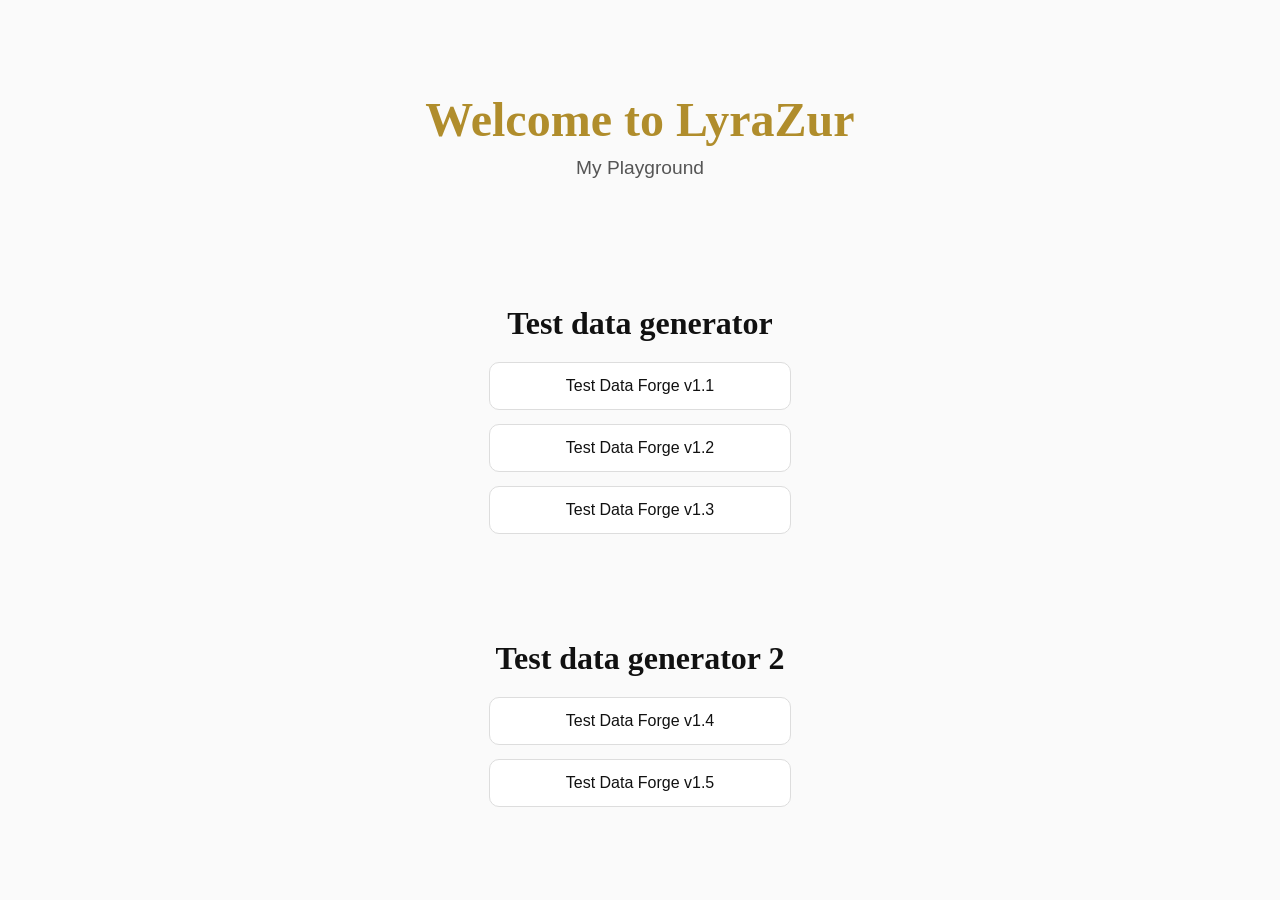
<file: index.html>
<!DOCTYPE html>
<html lang="en">
<head>
  <meta charset="UTF-8" />
  <title>LyraZur Creations</title>
  <meta name="viewport" content="width=device-width, initial-scale=1.0" />
  <style>
    body {
      margin: 0;
      font-family: Inter, sans-serif;
      background: #fafafa;
      color: #111;
    }

    header {
      padding: 60px 20px 40px;
      text-align: center;
    }

    h1 {
      font-family: "Playfair Display", serif;
      font-size: 3rem;
      margin-bottom: 10px;
      color: #b08d2c; /* dark gold */
    }

    p.subtitle {
      font-size: 1.2rem;
      color: #555;
      margin-top: 0;
    }

    nav {
      background: white;
      border-top: 1px solid #eee;
      border-bottom: 1px solid #eee;
      padding: 14px 20px;
      display: flex;
      justify-content: center;
      gap: 40px;
      font-size: 1rem;
    }

    nav a {
      text-decoration: none;
      color: #444;
      font-weight: 500;
      transition: color 0.2s ease;
    }

    nav a:hover {
      color: #d4af37;
    }

    section {
      padding: 40px 20px;
      text-align: center;
    }

    h2 {
      font-family: "Playfair Display", serif;
      font-size: 2rem;
      margin-bottom: 20px;
    }

    .app-list {
      display: flex;
      flex-direction: column;
      gap: 14px;
      align-items: center;
      margin-top: 20px;
    }

    .app-list a {
      text-decoration: none;
      color: #111;
      padding: 14px 20px;
      border: 1px solid #ddd;
      border-radius: 10px;
      width: 260px;
      background: white;
      transition: all 0.2s ease;
      font-size: 1rem;
    }

    .app-list a:hover {
      border-color: #d4af37;
      color: #d4af37;
      transform: translateY(-2px);
    }
  </style>
</head>

<body>

<header>
  <h1>Welcome to LyraZur</h1>
  <p class="subtitle">My Playground</p>
</header>

<!--<nav>
  <a href="#">Home</a>
  <a href="#software-testing">Software Testing</a>
</nav>-->

<section id="test data generator">
  <h2>Test data generator</h2>

  <div class="app-list">
    <a href="apps/test-data-forge-v1.1/">Test Data Forge v1.1</a>
    <a href="apps/test-data-forge-v1.2/">Test Data Forge v1.2</a>
    <a href="apps/test-data-forge-v1.3/">Test Data Forge v1.3</a>
    <!-- More tools will be added here -->
  </div>
</section>

  
<section id="test data generator 2">
  <h2>Test data generator 2</h2>

  <div class="app-list">
    <a href="apps/test-data-forge-v1.4/">Test Data Forge v1.4</a>
    <a href="apps/test-data-forge-v1.5/">Test Data Forge v1.5</a>
    <!-- More tools will be added here -->
  </div>
</section>

</body>
</html>
</file>
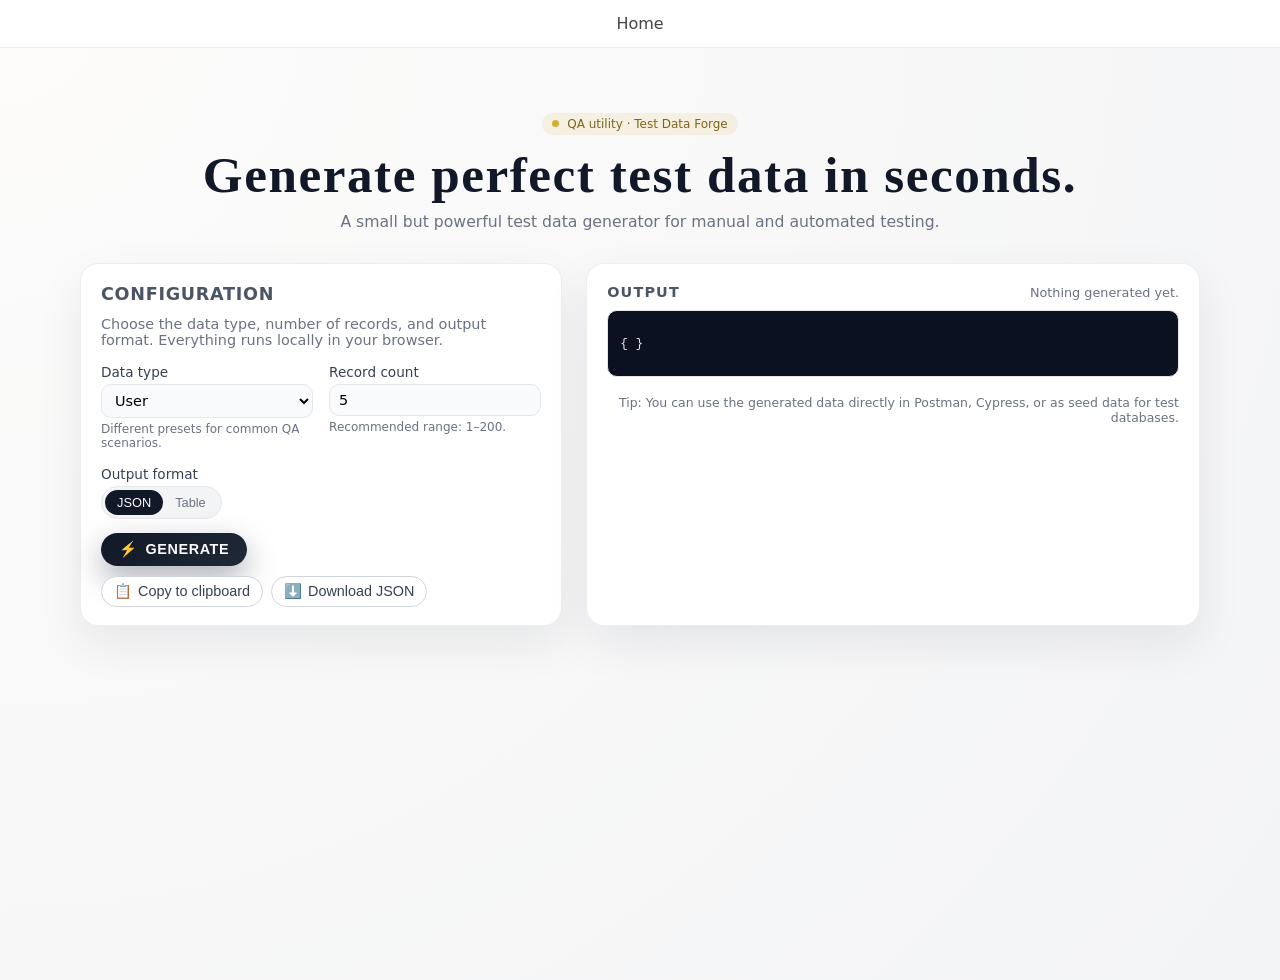
<file: apps/test-data-forge-v1.1/index.html>
<!DOCTYPE html>
<html lang="en">
<head>
  <meta charset="UTF-8" />
  <title>Test Data Forge</title>
  <meta name="viewport" content="width=device-width, initial-scale=1.0" />
  <style>
    :root {
      --bg: #f9fafb;
      --card-bg: #ffffff;
      --accent: #d4af37;
      --accent-soft: rgba(212, 175, 55, 0.12);
      --text-main: #111827;
      --text-muted: #6b7280;
      --border: #e5e7eb;
      --radius-lg: 18px;
      --radius-md: 10px;
      --shadow-soft: 0 18px 45px rgba(15, 23, 42, 0.08);
      --font-sans: system-ui, -apple-system, BlinkMacSystemFont, "Inter", sans-serif;
      --font-serif: "Playfair Display", "Georgia", serif;
    }

    * {
      box-sizing: border-box;
    }

    body {
      margin: 0;
      padding: 0;
      font-family: var(--font-sans);
      background: radial-gradient(circle at top left, #fdfcfb, #f3f4f6);
      color: var(--text-main);
    }

    .page {
      min-height: 100vh;
      display: flex;
      flex-direction: column;
      align-items: center;
      padding: 32px 16px 40px;
    }

    .container {
      width: 100%;
      max-width: 1120px;
    }

    header {
      margin-bottom: 32px;
      text-align: center;
    }

    header h1 {
      font-family: var(--font-serif);
      font-size: clamp(2.4rem, 4vw, 3.2rem);
      margin: 0 0 8px;
      letter-spacing: 0.03em;
    }

    header p {
      margin: 0;
      color: var(--text-muted);
      font-size: 0.98rem;
    }

    .main-nav {
  background: white;
  border-bottom: 1px solid #eee;
  padding: 14px 20px;
  display: flex;
  justify-content: center;
  gap: 40px;
  font-size: 1rem;
  margin-bottom: 32px;
}

.main-nav a {
  text-decoration: none;
  color: #444;
  font-weight: 500;
  transition: color 0.2s ease;
}

.main-nav a:hover {
  color: #d4af37;
}

    .badge {
      display: inline-flex;
      align-items: center;
      gap: 8px;
      padding: 4px 10px;
      border-radius: 999px;
      background: var(--accent-soft);
      color: #7c651e;
      font-size: 0.75rem;
      font-weight: 500;
      margin-bottom: 10px;
    }

    .badge-dot {
      width: 7px;
      height: 7px;
      border-radius: 999px;
      background: var(--accent);
    }

    .layout {
      display: grid;
      grid-template-columns: minmax(0, 1.1fr) minmax(0, 1.4fr);
      gap: 24px;
    }

    @media (max-width: 840px) {
      .layout {
        grid-template-columns: minmax(0, 1fr);
      }
    }

    .card {
      background: var(--card-bg);
      border-radius: var(--radius-lg);
      box-shadow: var(--shadow-soft);
      padding: 20px 20px 18px;
      border: 1px solid rgba(148, 163, 184, 0.18);
    }

    .card h2 {
      margin: 0 0 12px;
      font-size: 1.1rem;
      letter-spacing: 0.04em;
      text-transform: uppercase;
      color: #4b5563;
    }

    .card-subtitle {
      margin: 0 0 16px;
      font-size: 0.9rem;
      color: var(--text-muted);
    }

    .form-grid {
      display: grid;
      grid-template-columns: repeat(2, minmax(0, 1fr));
      gap: 12px 16px;
      margin-bottom: 16px;
    }

    @media (max-width: 600px) {
      .form-grid {
        grid-template-columns: minmax(0, 1fr);
      }
    }

    .field {
      display: flex;
      flex-direction: column;
      gap: 4px;
      font-size: 0.85rem;
    }

    .field label {
      font-weight: 500;
      color: #374151;
    }

    .field small {
      color: var(--text-muted);
      font-size: 0.75rem;
    }

    select,
    input[type="number"] {
      border-radius: var(--radius-md);
      border: 1px solid var(--border);
      padding: 7px 9px;
      font-size: 0.9rem;
      font-family: inherit;
      background: #f9fafb;
      transition: border-color 0.15s ease, box-shadow 0.15s ease, background 0.15s ease;
    }

    select:focus,
    input[type="number"]:focus {
      outline: none;
      border-color: var(--accent);
      box-shadow: 0 0 0 1px rgba(212, 175, 55, 0.35);
      background: #ffffff;
    }

    .toggle-row {
      display: flex;
      flex-wrap: wrap;
      gap: 10px;
      align-items: center;
      justify-content: space-between;
      margin-bottom: 14px;
    }

    .toggle-group {
      display: inline-flex;
      padding: 3px;
      border-radius: 999px;
      background: #f3f4f6;
      border: 1px solid #e5e7eb;
    }

    .toggle-btn {
      border: none;
      background: transparent;
      padding: 5px 12px;
      border-radius: 999px;
      font-size: 0.8rem;
      cursor: pointer;
      color: #6b7280;
      font-weight: 500;
      transition: background 0.15s ease, color 0.15s ease;
    }

    .toggle-btn.active {
      background: #111827;
      color: #f9fafb;
    }

    .primary-btn {
      border-radius: 999px;
      border: none;
      padding: 8px 18px;
      font-size: 0.9rem;
      font-weight: 600;
      letter-spacing: 0.04em;
      text-transform: uppercase;
      cursor: pointer;
      background: linear-gradient(135deg, #111827, #1f2937);
      color: #f9fafb;
      display: inline-flex;
      align-items: center;
      gap: 8px;
      box-shadow: 0 12px 30px rgba(15, 23, 42, 0.35);
      transition: transform 0.1s ease, box-shadow 0.1s ease, opacity 0.1s ease;
    }

    .primary-btn:hover {
      transform: translateY(-1px);
      box-shadow: 0 16px 40px rgba(15, 23, 42, 0.4);
    }

    .primary-btn:active {
      transform: translateY(0);
      box-shadow: 0 10px 24px rgba(15, 23, 42, 0.3);
      opacity: 0.95;
    }

    .secondary-actions {
      display: flex;
      flex-wrap: wrap;
      gap: 8px;
      margin-top: 10px;
    }

    .secondary-btn {
      border-radius: 999px;
      border: 1px solid #d1d5db;
      padding: 6px 12px;
      font-size: 0.8rem;
      cursor: pointer;
      background: #ffffff;
      color: #374151;
      display: inline-flex;
      align-items: center;
      gap: 6px;
      transition: background 0.1s ease, border-color 0.1s ease;
    }

    .secondary-btn:hover {
      background: #f9fafb;
      border-color: #9ca3af;
    }

    .secondary-btn span {
      font-size: 0.9rem;
    }

    .output-header {
      display: flex;
      justify-content: space-between;
      align-items: baseline;
      gap: 8px;
      margin-bottom: 10px;
    }

    .output-header-title {
      font-size: 0.9rem;
      font-weight: 600;
      letter-spacing: 0.08em;
      text-transform: uppercase;
      color: #4b5563;
    }

    .output-header-meta {
      font-size: 0.8rem;
      color: var(--text-muted);
    }

    .output-box {
      border-radius: var(--radius-md);
      border: 1px solid var(--border);
      background: #0b1120;
      color: #e5e7eb;
      padding: 10px 12px;
      font-family: "JetBrains Mono", "SF Mono", ui-monospace, Menlo, Monaco, Consolas, "Liberation Mono", "Courier New", monospace;
      font-size: 0.8rem;
      max-height: 360px;
      overflow: auto;
      white-space: pre;
    }

    table {
      width: 100%;
      border-collapse: collapse;
      font-size: 0.8rem;
    }

    th,
    td {
      border: 1px solid #1f2937;
      padding: 4px 6px;
      text-align: left;
    }

    th {
      background: #020617;
      position: sticky;
      top: 0;
      z-index: 1;
    }

    .footer-note {
      margin-top: 18px;
      font-size: 0.78rem;
      color: var(--text-muted);
      text-align: right;
    }
  </style>
</head>
<body>
  <nav class="main-nav">
  <a href="/">Home</a>
  </nav>

  <div class="page">
    <div class="container">
      <header>
        <div class="badge">
          <span class="badge-dot"></span>
          <span>QA utility · Test Data Forge</span>
        </div>
        <h1>Generate perfect test data in seconds.</h1>
        <p>A small but powerful test data generator for manual and automated testing.</p>
      </header>

      <main class="layout">
        <!-- LEFT: Controls -->
        <section class="card">
          <h2>Configuration</h2>
          <p class="card-subtitle">
            Choose the data type, number of records, and output format. Everything runs locally in your browser.
          </p>

          <div class="form-grid">
            <div class="field">
              <label for="dataType">Data type</label>
              <select id="dataType">
                <option value="user">User</option>
                <option value="product">Product</option>
                <option value="order">Order</option>
                <option value="randomString">Random string</option>
                <option value="dateSet">Date set</option>
                <option value="edgeCases">Edge cases</option>
              </select>
              <small>Different presets for common QA scenarios.</small>
            </div>

            <div class="field">
              <label for="count">Record count</label>
              <input id="count" type="number" min="1" max="200" value="5" />
              <small>Recommended range: 1–200.</small>
            </div>
          </div>

          <div class="toggle-row">
            <div class="field" style="margin: 0;">
              <label>Output format</label>
              <div class="toggle-group" id="formatToggle">
                <button class="toggle-btn active" data-format="json">JSON</button>
                <button class="toggle-btn" data-format="table">Table</button>
              </div>
            </div>
          </div>

          <button class="primary-btn" id="generateBtn">
            <span>⚡</span>
            <span>Generate</span>
          </button>

          <div class="secondary-actions">
            <button class="secondary-btn" id="copyBtn">
              <span>📋</span>
              <span>Copy to clipboard</span>
            </button>
            <button class="secondary-btn" id="downloadBtn">
              <span>⬇️</span>
              <span>Download JSON</span>
            </button>
          </div>
        </section>

        <!-- RIGHT: Output -->
        <section class="card">
          <div class="output-header">
            <div class="output-header-title">Output</div>
            <div class="output-header-meta" id="outputMeta">
              Nothing generated yet.
            </div>
          </div>
          <div class="output-box" id="outputBox">
{ }
          </div>
          <div class="footer-note">
            Tip: You can use the generated data directly in Postman, Cypress, or as seed data for test databases.
          </div>
        </section>
      </main>
    </div>
  </div>

  <script>
    const dataTypeEl = document.getElementById("dataType");
    const countEl = document.getElementById("count");
    const formatToggleEl = document.getElementById("formatToggle");
    const generateBtn = document.getElementById("generateBtn");
    const copyBtn = document.getElementById("copyBtn");
    const downloadBtn = document.getElementById("downloadBtn");
    const outputBox = document.getElementById("outputBox");
    const outputMeta = document.getElementById("outputMeta");

    let currentFormat = "json";
    let lastData = [];

    // --- Helpers ---
    function randomItem(arr) {
      return arr[Math.floor(Math.random() * arr.length)];
    }

    function randomInt(min, max) {
      return Math.floor(Math.random() * (max - min + 1)) + min;
    }

    function randomString(length) {
      const chars = "abcdefghijklmnopqrstuvwxyzABCDEFGHIJKLMNOPQRSTUVWXYZ0123456789";
      let out = "";
      for (let i = 0; i < length; i++) {
        out += chars.charAt(Math.floor(Math.random() * chars.length));
      }
      return out;
    }

    function randomEmail(name) {
      const domains = ["example.com", "test.io", "qa.local", "mail.dev"];
      const clean = name.toLowerCase().replace(/\s+/g, ".");
      return clean + "@" + randomItem(domains);
    }

    function randomDateInRange(start, end) {
      const ts = start.getTime() + Math.random() * (end.getTime() - start.getTime());
      return new Date(ts);
    }

    function formatISODate(d) {
      return d.toISOString();
    }

    // --- Data generators ---
    function generateUser() {
      const firstNames = ["Anna", "Lenka", "Eva", "Klara", "Tereza", "Peter", "John", "Lucas", "David", "Martin"];
      const lastNames = ["Novak", "Smith", "Brown", "Taylor", "Dvorak", "Kral", "Green", "White"];
      const roles = ["user", "admin", "tester", "viewer"];

      const first = randomItem(firstNames);
      const last = randomItem(lastNames);
      const fullName = first + " " + last;

      return {
        id: randomInt(1000, 9999),
        name: fullName,
        email: randomEmail(fullName),
        role: randomItem(roles),
        active: Math.random() > 0.15,
        createdAt: formatISODate(randomDateInRange(new Date(2020, 0, 1), new Date()))
      };
    }

    function generateProduct() {
      const adjectives = ["Premium", "Basic", "Deluxe", "Eco", "Smart", "Compact"];
      const nouns = ["Chair", "Desk", "Lamp", "Monitor", "Keyboard", "Headphones"];
      const categories = ["office", "home", "electronics", "accessories"];

      const name = randomItem(adjectives) + " " + randomItem(nouns);

      return {
        id: "P-" + randomInt(10000, 99999),
        name,
        category: randomItem(categories),
        price: parseFloat((Math.random() * 500 + 10).toFixed(2)),
        inStock: Math.random() > 0.2,
        tags: [randomItem(["new", "sale", "bestseller", "refurbished"])],
      };
    }

    function generateOrder() {
      const statuses = ["pending", "processing", "shipped", "delivered", "cancelled"];
      const now = new Date();
      const past = new Date(now.getFullYear() - 1, now.getMonth(), now.getDate());

      const created = randomDateInRange(past, now);
      const shipped = Math.random() > 0.4 ? randomDateInRange(created, now) : null;

      return {
        orderId: "ORD-" + randomInt(100000, 999999),
        userId: randomInt(1000, 9999),
        total: parseFloat((Math.random() * 1000 + 50).toFixed(2)),
        currency: "EUR",
        status: randomItem(statuses),
        createdAt: formatISODate(created),
        shippedAt: shipped ? formatISODate(shipped) : null
      };
    }

    function generateRandomString() {
      const lengths = [8, 16, 32, 64, 128];
      const length = randomItem(lengths);
      return {
        length,
        value: randomString(length)
      };
    }

    function generateDateSet() {
      const now = new Date();
      const past = new Date(now.getFullYear() - 1, now.getMonth(), now.getDate());
      const future = new Date(now.getFullYear() + 1, now.getMonth(), now.getDate());

      return {
        now: formatISODate(now),
        past: formatISODate(randomDateInRange(past, now)),
        future: formatISODate(randomDateInRange(now, future))
      };
    }

    function generateEdgeCases() {
      return {
        emptyString: "",
        longString: randomString(256),
        zero: 0,
        negativeNumber: -42,
        maxInt32: 2147483647,
        minInt32: -2147483648,
        nullValue: null,
        undefinedValue: undefined,
        specialChars: "!@#$%^&*()_+{}[]:\";'<>?,./\\|`~",
        unicodeText: "Žluťoučký kůň 🐎 über café 東京"
      };
    }

    function generateData(type, count) {
      const result = [];
      for (let i = 0; i < count; i++) {
        switch (type) {
          case "user":
            result.push(generateUser());
            break;
          case "product":
            result.push(generateProduct());
            break;
          case "order":
            result.push(generateOrder());
            break;
          case "randomString":
            result.push(generateRandomString());
            break;
          case "dateSet":
            result.push(generateDateSet());
            break;
          case "edgeCases":
            result.push(generateEdgeCases());
            break;
          default:
            result.push({ index: i, value: randomString(12) });
        }
      }
      return result;
    }

    function renderJSON(data) {
      outputBox.textContent = JSON.stringify(data, null, 2);
    }

    function renderTable(data) {
      if (!Array.isArray(data) || data.length === 0) {
        outputBox.textContent = "No data.";
        return;
      }

      const keys = Object.keys(data[0]);
      let html = "<table><thead><tr>";
      keys.forEach(k => {
        html += "<th>" + k + "</th>";
      });
      html += "</tr></thead><tbody>";

      data.forEach(row => {
        html += "<tr>";
        keys.forEach(k => {
          let value = row[k];
          if (value === null) value = "null";
          else if (value === undefined) value = "undefined";
          else if (typeof value === "object") value = JSON.stringify(value);
          html += "<td>" + String(value) + "</td>";
        });
        html += "</tr>";
      });

      html += "</tbody></table>";
      outputBox.innerHTML = html;
    }

    function updateOutput() {
      if (!lastData || lastData.length === 0) {
        outputBox.textContent = "{ }";
        outputMeta.textContent = "Nothing generated yet.";
        return;
      }

      if (currentFormat === "json") {
        renderJSON(lastData);
      } else {
        renderTable(lastData);
      }

      outputMeta.textContent = `${lastData.length} record(s) · Format: ${currentFormat.toUpperCase()}`;
    }

    // --- Event handlers ---
    formatToggleEl.addEventListener("click", (e) => {
      const btn = e.target.closest(".toggle-btn");
      if (!btn) return;
      const format = btn.getAttribute("data-format");
      if (!format) return;

      currentFormat = format;

      Array.from(formatToggleEl.querySelectorAll(".toggle-btn")).forEach(b =>
        b.classList.toggle("active", b === btn)
      );

      updateOutput();
    });

    generateBtn.addEventListener("click", () => {
      const type = dataTypeEl.value;
      let count = parseInt(countEl.value, 10);
      if (isNaN(count) || count < 1) count = 1;
      if (count > 200) count = 200;
      countEl.value = count;

      lastData = generateData(type, count);
      updateOutput();
    });

    copyBtn.addEventListener("click", async () => {
      if (!lastData || lastData.length === 0) return;
      const text = JSON.stringify(lastData, null, 2);
      try {
        await navigator.clipboard.writeText(text);
        copyBtn.textContent = "Copied!";
        setTimeout(() => (copyBtn.textContent = "Copy to clipboard"), 1200);
      } catch (e) {
        alert("Copy failed. Your browser may not support clipboard API.");
      }
    });

    downloadBtn.addEventListener("click", () => {
      if (!lastData || lastData.length === 0) return;
      const blob = new Blob([JSON.stringify(lastData, null, 2)], { type: "application/json" });
      const url = URL.createObjectURL(blob);
      const a = document.createElement("a");
      a.href = url;
      a.download = "test-data.json";
      document.body.appendChild(a);
      a.click();
      document.body.removeChild(a);
      URL.revokeObjectURL(url);
    });
  </script>
</body>
</html>
</file>
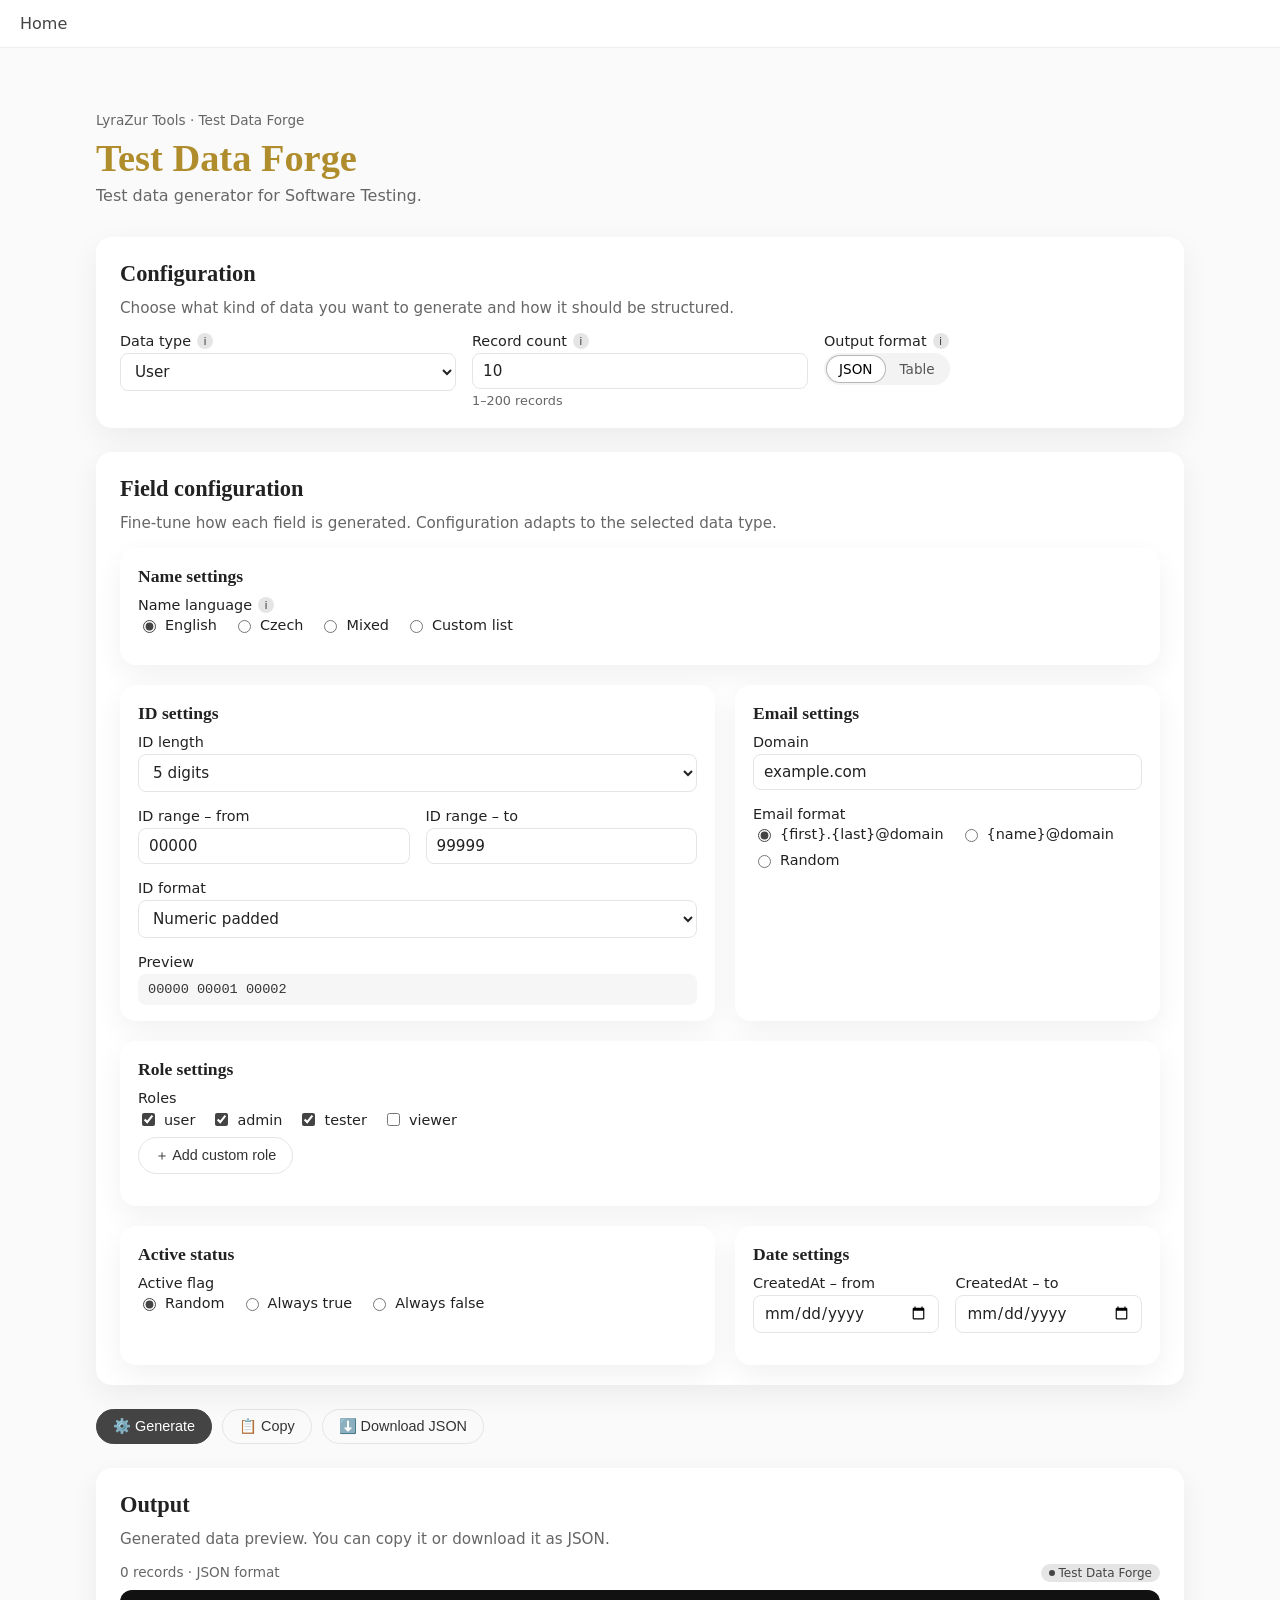
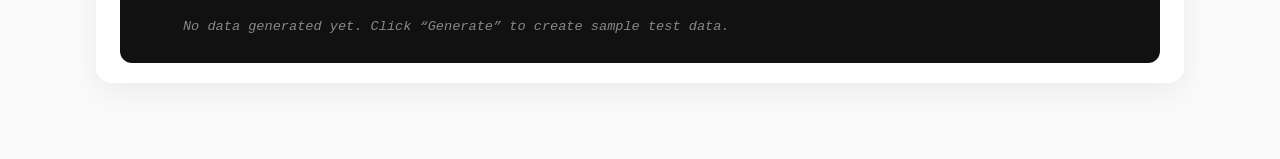
<file: apps/test-data-forge-v1.2/index.html>
<!DOCTYPE html>
<html lang="en">
<head>
  <meta charset="UTF-8" />
  <title>Test Data Forge – LyraZur Tools</title>
  <meta name="viewport" content="width=device-width, initial-scale=1.0" />
  <link rel="stylesheet" href="style.css">
</head>

<body>

<nav class="main-nav">
  <a href="/">Home</a>
</nav>

<div class="page">
  <header class="page-header">
    <div class="breadcrumb">
      <a href="/">LyraZur Tools</a> · <span>Test Data Forge</span>
    </div>
    <h1 class="page-title">Test Data Forge</h1>
    <p class="page-subtitle">Test data generator for Software Testing.</p>
  </header>

  <!-- CONFIGURATION -->
  <section class="section-card" id="configuration-section">
    <h2 class="section-title">Configuration</h2>
    <p class="section-description">
      Choose what kind of data you want to generate and how it should be structured.
    </p>

    <div class="config-grid">
      <div class="form-field">
        <label class="form-label">
          Data type
          <span class="tooltip" data-tooltip="Select the logical structure of the generated records.">i</span>
        </label>
        <select id="dataTypeSelect">
          <option value="user" selected>User</option>
          <option value="product">Product</option>
          <option value="order" disabled>Order (coming soon)</option>
          <option value="randomString" disabled>Random String (coming soon)</option>
          <option value="dateSet" disabled>Date Set (coming soon)</option>
          <option value="edgeCases" disabled>Edge Cases (coming soon)</option>
        </select>
      </div>

      <div class="form-field">
        <label class="form-label">
          Record count
          <span class="tooltip" data-tooltip="How many records should be generated in a single run.">i</span>
        </label>
        <input id="recordCountInput" class="input" type="number" min="1" max="200" value="10" />
        <div class="inline-note">1–200 records</div>
      </div>

      <div class="form-field">
        <label class="form-label">
          Output format
          <span class="tooltip" data-tooltip="Choose between JSON or a table-like structure.">i</span>
        </label>
        <div class="pill-toggle" id="outputFormatToggle">
          <div class="pill-option active" data-format="json">JSON</div>
          <div class="pill-option" data-format="table">Table</div>
        </div>
      </div>
    </div>
  </section>

  <!-- FIELD CONFIGURATION -->
  <section class="section-card" id="field-config-section">
    <h2 class="section-title">Field configuration</h2>
    <p class="section-description">
      Fine‑tune how each field is generated. Configuration adapts to the selected data type.
    </p>

    <!-- USER CONFIG -->
    <div id="userConfigCards" class="cards-grid">

      <div class="field-card card-full">
        <h3 class="field-card-title">Name settings</h3>

        <div class="form-row">
          <div class="form-field">
            <label class="form-label">
              Name language
              <span class="tooltip" data-tooltip="Choose the language and style of generated names.">i</span>
            </label>
            <div class="radio-group" id="nameLanguageGroup">
              <label class="radio-option">
                <input type="radio" name="nameLanguage" value="english" checked />
                <span>English</span>
              </label>
              <label class="radio-option">
                <input type="radio" name="nameLanguage" value="czech" />
                <span>Czech</span>
              </label>
              <label class="radio-option">
                <input type="radio" name="nameLanguage" value="mixed" />
                <span>Mixed</span>
              </label>
              <label class="radio-option">
                <input type="radio" name="nameLanguage" value="custom" />
                <span>Custom list</span>
              </label>
            </div>
          </div>
        </div>

        <div id="czechNameRulesBlock" style="display:none; margin-top:8px;">
          <div class="form-label">
            Czech name rules
            <span class="tooltip" data-tooltip="Ensures grammatically correct combinations of Czech first names and surnames.">i</span>
          </div>
          <div class="checkbox-group">
            <label class="checkbox-option">
              <input type="checkbox" id="ruleGenderEnding" checked />
              <span>Apply gender‑correct surname endings</span>
            </label>
            <label class="checkbox-option">
              <input type="checkbox" id="ruleAllowNonDeclined" checked />
              <span>Allow non‑declined surnames (Novak, Dvorak)</span>
            </label>
            <label class="checkbox-option">
              <input type="checkbox" id="ruleNoMaleWithOva" checked />
              <span>Never mix male first name with “‑ová” surname</span>
            </label>
            <label class="checkbox-option">
              <input type="checkbox" id="ruleNoFemaleWithMaleSurname" checked />
              <span>Never mix female first name with male‑form surname only</span>
            </label>
          </div>
        </div>

        <div id="customNameListBlock" style="display:none; margin-top:14px;">
          <label class="form-label">
            Custom name list
            <span class="tooltip" data-tooltip="One name per line.">i</span>
          </label>
          <textarea id="customNameList" placeholder="Eva Nováková&#10;Miroslav Novák&#10;John Smith"></textarea>
        </div>
      </div>

      <div class="field-card">
        <h3 class="field-card-title">ID settings</h3>

        <div class="form-row">
          <div class="form-field">
            <label class="form-label">ID length</label>
            <select id="idLengthSelect">
              <option value="3">3 digits</option>
              <option value="4">4 digits</option>
              <option value="5" selected>5 digits</option>
              <option value="6">6 digits</option>
              <option value="custom">Custom</option>
            </select>
          </div>

          <div class="form-field" id="idCustomLengthField" style="display:none;">
            <label class="form-label">Custom length</label>
            <input id="idCustomLengthInput" class="input" type="number" min="1" max="12" value="5" />
          </div>
        </div>

        <div class="form-row">
          <div class="form-field">
            <label class="form-label">ID range – from</label>
            <input id="idRangeFromInput" class="input" type="text" value="00000" />
          </div>
          <div class="form-field">
            <label class="form-label">ID range – to</label>
            <input id="idRangeToInput" class="input" type="text" value="99999" />
          </div>
        </div>

        <div class="form-row">
          <div class="form-field">
            <label class="form-label">ID format</label>
            <select id="idFormatSelect">
              <option value="numeric">Numeric only</option>
              <option value="numericPadded" selected>Numeric padded</option>
              <option value="prefix">Prefix</option>
              <option value="suffix">Suffix</option>
              <option value="pattern">Pattern</option>
            </select>
          </div>
        </div>

        <div class="form-row" id="idPrefixField" style="display:none;">
          <div class="form-field">
            <label class="form-label">Prefix</label>
            <input id="idPrefixInput" class="input" type="text" placeholder="USR-" />
          </div>
        </div>

        <div class="form-row" id="idSuffixField" style="display:none;">
          <div class="form-field">
            <label class="form-label">Suffix</label>
            <input id="idSuffixInput" class="input" type="text" placeholder="-CZ" />
          </div>
        </div>

        <div class="form-row" id="idPatternField" style="display:none;">
          <div class="form-field">
            <label class="form-label">Pattern</label>
            <input id="idPatternInput" class="input" type="text" value="USR-{#####}" />
          </div>
        </div>

        <div style="margin-top:10px;">
          <div class="form-label">Preview</div>
          <div id="idPreviewBox" class="id-preview-box">
            USR-00052<br>USR-00053<br>USR-00054
          </div>
        </div>
      </div>

      <div class="field-card">
        <h3 class="field-card-title">Email settings</h3>

        <div class="form-row">
          <div class="form-field">
            <label class="form-label">Domain</label>
            <input id="emailDomainInput" class="input" type="text" value="example.com" />
          </div>
        </div>

        <div class="form-row">
          <div class="form-field">
            <label class="form-label">Email format</label>
            <div class="radio-group">
              <label class="radio-option">
                <input type="radio" name="emailFormat" value="firstLast" checked />
                <span>{first}.{last}@domain</span>
              </label>
              <label class="radio-option">
                <input type="radio" name="emailFormat" value="fullName" />
                <span>{name}@domain</span>
              </label>
              <label class="radio-option">
                <input type="radio" name="emailFormat" value="random" />
                <span>Random</span>
              </label>
            </div>
          </div>
        </div>
      </div>

      <div class="field-card card-full">
        <h3 class="field-card-title">Role settings</h3>

        <div class="form-row">
          <div class="form-field">
            <label class="form-label">Roles</label>
            <div class="checkbox-group" id="roleCheckboxGroup">
              <label class="checkbox-option"><input type="checkbox" value="user" checked><span>user</span></label>
              <label class="checkbox-option"><input type="checkbox" value="admin" checked><span>admin</span></label>
              <label class="checkbox-option"><input type="checkbox" value="tester" checked><span>tester</span></label>
              <label class="checkbox-option"><input type="checkbox" value="viewer"><span>viewer</span></label>
            </div>

            <div style="margin-top:8px;">
              <button class="btn btn-ghost" type="button" id="addRoleBtn">＋ Add custom role</button>
            </div>
          </div>
        </div>

        <div class="form-row" id="customRoleField" style="display:none;">
          <div class="form-field">
            <label class="form-label">New role</label>
            <input id="customRoleInput" class="input" type="text" placeholder="e.g. auditor" />
          </div>
          <div class="form-field" style="flex:0 0 auto; align-self:flex-end;">
            <button class="btn btn-primary" type="button" id="confirmAddRoleBtn">Add</button>
          </div>
        </div>
      </div>

      <div class="field-card">
        <h3 class="field-card-title">Active status</h3>

        <div class="form-row">
          <div class="form-field">
            <label class="form-label">Active flag</label>
            <div class="radio-group">
              <label class="radio-option"><input type="radio" name="activeStatus" value="random" checked><span>Random</span></label>
              <label class="radio-option"><input type="radio" name="activeStatus" value="true"><span>Always true</span></label>
              <label class="radio-option"><input type="radio" name="activeStatus" value="false"><span>Always false</span></label>
            </div>
          </div>
        </div>
      </div>

      <div class="field-card">
        <h3 class="field-card-title">Date settings</h3>

        <div class="form-row">
          <div class="form-field">
            <label class="form-label">CreatedAt – from</label>
            <input id="createdFromInput" class="input" type="date" />
          </div>
          <div class="form-field">
            <label class="form-label">CreatedAt – to</label>
            <input id="createdToInput" class="input" type="date" />
          </div>
        </div>
      </div>

    </div>

    <!-- PRODUCT CONFIG -->
    <div id="productConfigCards" class="cards-grid" style="display:none;">

      <div class="field-card card-full">
        <h3 class="field-card-title">Product name</h3>

        <div class="form-row">
          <div class="form-field">
            <label class="form-label">
              Name source
              <span class="tooltip" data-tooltip="Use built‑in sample names or your own list.">i</span>
            </label>
            <div class="radio-group" id="productNameSourceGroup">
              <label class="radio-option">
                <input type="radio" name="productNameSource" value="builtin" checked />
                <span>Built‑in list</span>
              </label>
              <label class="radio-option">
                <input type="radio" name="productNameSource" value="custom" />
                <span>Custom list</span>
              </label>
            </div>
          </div>
        </div>

        <div id="productCustomNameBlock" style="display:none; margin-top:8px;">
          <label class="form-label">
            Custom product names
            <span class="tooltip" data-tooltip="One product name per line.">i</span>
          </label>
          <textarea id="productCustomNameList" placeholder="Wireless Mouse&#10;Mechanical Keyboard&#10;Noise‑cancelling Headphones"></textarea>
        </div>
      </div>

      <div class="field-card">
        <h3 class="field-card-title">Category</h3>

        <div class="form-row">
          <div class="form-field">
            <label class="form-label">
              Categories
              <span class="tooltip" data-tooltip="Select which categories can be used.">i</span>
            </label>
            <div class="checkbox-group" id="productCategoryGroup">
              <label class="checkbox-option"><input type="checkbox" value="Electronics" checked><span>Electronics</span></label>
              <label class="checkbox-option"><input type="checkbox" value="Books" checked><span>Books</span></label>
              <label class="checkbox-option"><input type="checkbox" value="Clothing" checked><span>Clothing</span></label>
              <label class="checkbox-option"><input type="checkbox" value="Home" checked><span>Home</span></label>
              <label class="checkbox-option"><input type="checkbox" value="Toys"><span>Toys</span></label>
              <label class="checkbox-option"><input type="checkbox" value="Tools"><span>Tools</span></label>
              <label class="checkbox-option"><input type="checkbox" value="Beauty"><span>Beauty</span></label>
              <label class="checkbox-option"><input type="checkbox" value="Sports"><span>Sports</span></label>
              <label class="checkbox-option"><input type="checkbox" value="Office"><span>Office</span></label>
              <label class="checkbox-option"><input type="checkbox" value="Food"><span>Food</span></label>
            </div>

            <div style="margin-top:8px;">
              <button class="btn btn-ghost" type="button" id="addProductCategoryBtn">＋ Add custom category</button>
            </div>
          </div>
        </div>

        <div class="form-row" id="productCustomCategoryField" style="display:none;">
          <div class="form-field">
            <label class="form-label">New category</label>
            <input id="productCustomCategoryInput" class="input" type="text" placeholder="e.g. Gaming" />
          </div>
          <div class="form-field" style="flex:0 0 auto; align-self:flex-end;">
            <button class="btn btn-primary" type="button" id="confirmAddProductCategoryBtn">Add</button>
          </div>
        </div>
      </div>

      <div class="field-card">
        <h3 class="field-card-title">Price & currency</h3>

        <div class="form-row">
          <div class="form-field">
            <label class="form-label">Price – min</label>
            <input id="productPriceMinInput" class="input" type="number" min="0" step="0.01" value="100" />
          </div>
          <div class="form-field">
            <label class="form-label">Price – max</label>
            <input id="productPriceMaxInput" class="input" type="number" min="0" step="0.01" value="2000" />
          </div>
        </div>

        <div class="form-row">
          <div class="form-field">
            <label class="form-label">Currency</label>
            <select id="productCurrencySelect">
              <option value="CZK" selected>CZK</option>
              <option value="EUR">EUR</option>
              <option value="USD">USD</option>
            </select>
          </div>
        </div>
      </div>

      <div class="field-card">
        <h3 class="field-card-title">Stock & SKU</h3>

        <div class="form-row">
          <div class="form-field">
            <label class="form-label">
              In stock
              <span class="tooltip" data-tooltip="Control how often products are in stock.">i</span>
            </label>
            <div class="radio-group" id="productStockModeGroup">
              <label class="radio-option">
                <input type="radio" name="productStockMode" value="random" checked />
                <span>Random</span>
              </label>
              <label class="radio-option">
                <input type="radio" name="productStockMode" value="true" />
                <span>Always in stock</span>
              </label>
              <label class="radio-option">
                <input type="radio" name="productStockMode" value="false" />
                <span>Always out of stock</span>
              </label>
            </div>
          </div>
        </div>

        <div class="form-row">
          <div class="form-field">
            <label class="form-label">
              SKU pattern
              <span class="tooltip" data-tooltip="Use # for digits, e.g. PRD-#####.">i</span>
            </label>
            <input id="productSkuPatternInput" class="input" type="text" value="PRD-#####"/>
          </div>
        </div>
      </div>

      <div class="field-card">
        <h3 class="field-card-title">Weight & dimensions</h3>

        <div class="form-row">
          <div class="form-field">
            <label class="form-label">Weight (kg) – approx</label>
            <input id="productWeightInput" class="input" type="number" min="0" step="0.01" value="0.5" />
          </div>
          <div class="form-field">
            <label class="form-label">Dimensions (text)</label>
            <input id="productDimensionsInput" class="input" type="text" value="10x5x3 cm" />
          </div>
        </div>
      </div>

    </div>
  </section>

  <!-- BUTTONS -->
  <div class="button-row" style="margin-bottom:24px;">
    <button class="btn btn-primary" id="generateBtn">⚙️ Generate</button>
    <button class="btn btn-ghost" id="copyBtn">📋 Copy</button>
    <button class="btn btn-ghost" id="downloadBtn">⬇️ Download JSON</button>
  </div>

  <!-- OUTPUT -->
  <section class="section-card" id="output-section">
    <h2 class="section-title">Output</h2>
    <p class="section-description">
      Generated data preview. You can copy it or download it as JSON.
    </p>

    <div class="output-meta">
      <div>
        <span id="outputMetaRecords">0 records</span> ·
        <span id="outputMetaFormat">JSON format</span>
      </div>
      <div class="badge">
        <span class="badge-dot"></span>
        <span>Test Data Forge</span>
      </div>
    </div>

    <div class="output-box" id="outputBox">
      <span class="output-empty">No data generated yet. Click “Generate” to create sample test data.</span>
    </div>
  </section>
</div>

<script src="script.js"></script>
</body>
</html>
</file>
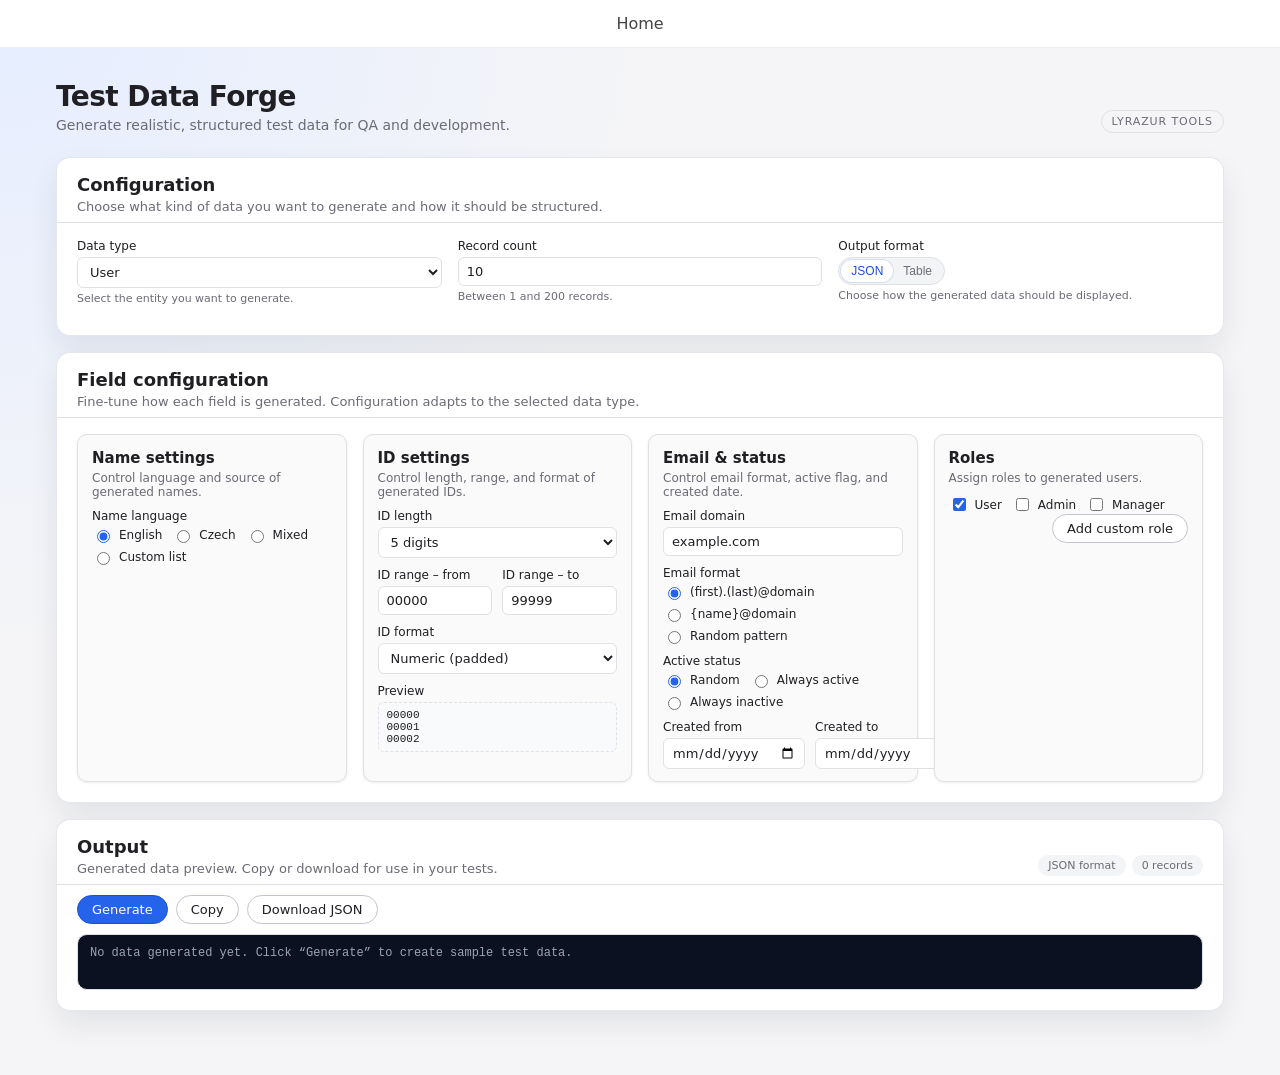
<file: apps/test-data-forge-v1.3/index.html>
<!DOCTYPE html>
<html lang="en">
<head>
  <meta charset="UTF-8" />
  <title>Test Data Forge – LyraZur Tools</title>
  <meta name="viewport" content="width=device-width, initial-scale=1" />
  <link rel="stylesheet" href="style.css" />
</head>
<body>
  <nav class="main-nav">
  <a href="/">Home</a>
  </nav>

  <div class="app-shell">
    <header class="app-header">
      <div class="app-header-main">
        <h1>Test Data Forge</h1>
        <p class="app-subtitle">
          Generate realistic, structured test data for QA and development.
        </p>
      </div>
      <div class="app-header-meta">
        <span class="badge">LyraZur Tools</span>
      </div>
    </header>

    <main class="app-main">
      <!-- CONFIGURATION PANEL -->
      <section class="panel panel-config">
        <header class="panel-header">
          <h2>Configuration</h2>
          <p>Choose what kind of data you want to generate and how it should be structured.</p>
        </header>

        <div class="panel-body panel-body-grid">
          <!-- Data type -->
          <div class="field-group">
            <label for="dataTypeSelect" class="field-label">Data type</label>
            <select id="dataTypeSelect" class="select">
              <option value="user">User</option>
              <option value="product">Product</option>
              <option value="order">Order</option>
              <option value="randomString">Random String</option>
              <option value="dateSet">Date Set</option>
              <option value="edgeCases">Edge Cases</option>
            </select>
            <p class="field-help">Select the entity you want to generate.</p>
          </div>

          <!-- Record count -->
          <div class="field-group">
            <label for="recordCountInput" class="field-label">Record count</label>
            <input id="recordCountInput" type="number" min="1" max="200" value="10" class="input" />
            <p class="field-help">Between 1 and 200 records.</p>
          </div>

          <!-- Output format -->
          <div class="field-group">
            <span class="field-label">Output format</span>
            <div id="outputFormatToggle" class="pill-toggle">
              <button type="button" class="pill-option active" data-format="json">JSON</button>
              <button type="button" class="pill-option" data-format="table">Table</button>
            </div>
            <p class="field-help">Choose how the generated data should be displayed.</p>
          </div>
        </div>
      </section>

      <!-- FIELD CONFIGURATION -->
      <section class="panel panel-config">
        <header class="panel-header">
          <h2>Field configuration</h2>
          <p>Fine‑tune how each field is generated. Configuration adapts to the selected data type.</p>
        </header>

        <div class="panel-body">
          <!-- USER CONFIG -->
          <div id="userConfigCards" class="config-grid">
            <!-- Name settings -->
            <article class="config-card">
              <h3>Name settings</h3>
              <p class="config-desc">Control language and source of generated names.</p>

              <div class="field-group">
                <span class="field-label">Name language</span>
                <div id="nameLanguageGroup" class="radio-group">
                  <label class="radio-option">
                    <input type="radio" name="nameLanguage" value="english" checked />
                    <span>English</span>
                  </label>
                  <label class="radio-option">
                    <input type="radio" name="nameLanguage" value="czech" />
                    <span>Czech</span>
                  </label>
                  <label class="radio-option">
                    <input type="radio" name="nameLanguage" value="mixed" />
                    <span>Mixed</span>
                  </label>
                  <label class="radio-option">
                    <input type="radio" name="nameLanguage" value="custom" />
                    <span>Custom list</span>
                  </label>
                </div>
              </div>

              <div id="czechNameRulesBlock" class="field-group hidden">
                <span class="field-label">Czech surname rules</span>
                <label class="checkbox-option">
                  <input type="checkbox" id="ruleGenderEnding" checked />
                  <span>Use gender‑specific endings</span>
                </label>
                <label class="checkbox-option">
                  <input type="checkbox" id="ruleAllowNonDeclined" />
                  <span>Allow non‑declined surnames</span>
                </label>
                <label class="checkbox-option">
                  <input type="checkbox" id="ruleNoMaleWithOva" />
                  <span>Prevent male surnames ending with “‑ová”</span>
                </label>
                <label class="checkbox-option">
                  <input type="checkbox" id="ruleNoFemaleWithMaleSurname" />
                  <span>Prevent female surnames with male form</span>
                </label>
              </div>

              <div id="customNameListBlock" class="field-group hidden">
                <label for="customNameList" class="field-label">Custom names</label>
                <textarea id="customNameList" class="textarea" rows="4"
                  placeholder="One name per line (e.g. “Jane Doe”)"></textarea>
              </div>
            </article>

            <!-- ID settings -->
            <article class="config-card">
              <h3>ID settings</h3>
              <p class="config-desc">Control length, range, and format of generated IDs.</p>

              <div class="field-group">
                <label for="idLengthSelect" class="field-label">ID length</label>
                <select id="idLengthSelect" class="select">
                  <option value="5">5 digits</option>
                  <option value="6">6 digits</option>
                  <option value="8">8 digits</option>
                  <option value="custom">Custom</option>
                </select>
              </div>

              <div id="idCustomLengthField" class="field-group hidden">
                <label for="idCustomLengthInput" class="field-label">Custom length</label>
                <input id="idCustomLengthInput" type="number" min="1" max="12" value="5" class="input" />
              </div>

              <div class="field-group field-group-inline">
                <div>
                  <label for="idRangeFromInput" class="field-label">ID range – from</label>
                  <input id="idRangeFromInput" type="text" class="input" />
                </div>
                <div>
                  <label for="idRangeToInput" class="field-label">ID range – to</label>
                  <input id="idRangeToInput" type="text" class="input" />
                </div>
              </div>

              <div class="field-group">
                <label for="idFormatSelect" class="field-label">ID format</label>
                <select id="idFormatSelect" class="select">
                  <option value="numericPadded">Numeric (padded)</option>
                  <option value="numeric">Numeric (raw)</option>
                  <option value="prefix">Prefix + number</option>
                  <option value="suffix">Number + suffix</option>
                  <option value="pattern">Pattern</option>
                </select>
              </div>

              <div id="idPrefixField" class="field-group hidden">
                <label for="idPrefixInput" class="field-label">Prefix</label>
                <input id="idPrefixInput" type="text" class="input" placeholder="USR-" />
              </div>

              <div id="idSuffixField" class="field-group hidden">
                <label for="idSuffixInput" class="field-label">Suffix</label>
                <input id="idSuffixInput" type="text" class="input" placeholder="-A" />
              </div>

              <div id="idPatternField" class="field-group hidden">
                <label for="idPatternInput" class="field-label">Pattern</label>
                <input id="idPatternInput" type="text" class="input" placeholder="USR-{#####}" />
                <p class="field-help">Use {#####} or ##### as numeric placeholder.</p>
              </div>

              <div class="field-group">
                <span class="field-label">Preview</span>
                <pre id="idPreviewBox" class="preview-box"></pre>
              </div>
            </article>

            <!-- Email / status / createdAt -->
            <article class="config-card">
              <h3>Email & status</h3>
              <p class="config-desc">Control email format, active flag, and created date.</p>

              <div class="field-group">
                <label for="emailDomainInput" class="field-label">Email domain</label>
                <input id="emailDomainInput" type="text" class="input" value="example.com" />
              </div>

              <div class="field-group">
                <span class="field-label">Email format</span>
                <div class="radio-group">
                  <label class="radio-option">
                    <input type="radio" name="emailFormat" value="firstLast" checked />
                    <span>(first).(last)@domain</span>
                  </label>
                  <label class="radio-option">
                    <input type="radio" name="emailFormat" value="fullName" />
                    <span>{name}@domain</span>
                  </label>
                  <label class="radio-option">
                    <input type="radio" name="emailFormat" value="random" />
                    <span>Random pattern</span>
                  </label>
                </div>
              </div>

              <div class="field-group">
                <span class="field-label">Active status</span>
                <div class="radio-group">
                  <label class="radio-option">
                    <input type="radio" name="activeStatus" value="random" checked />
                    <span>Random</span>
                  </label>
                  <label class="radio-option">
                    <input type="radio" name="activeStatus" value="true" />
                    <span>Always active</span>
                  </label>
                  <label class="radio-option">
                    <input type="radio" name="activeStatus" value="false" />
                    <span>Always inactive</span>
                  </label>
                </div>
              </div>

              <div class="field-group field-group-inline">
                <div>
                  <label for="createdFromInput" class="field-label">Created from</label>
                  <input id="createdFromInput" type="date" class="input" />
                </div>
                <div>
                  <label for="createdToInput" class="field-label">Created to</label>
                  <input id="createdToInput" type="date" class="input" />
                </div>
              </div>
            </article>

            <!-- Roles -->
            <article class="config-card">
              <h3>Roles</h3>
              <p class="config-desc">Assign roles to generated users.</p>

              <div id="roleCheckboxGroup" class="checkbox-group">
                <label class="checkbox-option">
                  <input type="checkbox" value="user" checked />
                  <span>User</span>
                </label>
                <label class="checkbox-option">
                  <input type="checkbox" value="admin" />
                  <span>Admin</span>
                </label>
                <label class="checkbox-option">
                  <input type="checkbox" value="manager" />
                  <span>Manager</span>
                </label>
              </div>

              <div class="field-group-inline align-end">
                <button type="button" id="addRoleBtn" class="btn btn-secondary">Add custom role</button>
              </div>

              <div id="customRoleField" class="field-group-inline hidden">
                <input id="customRoleInput" type="text" class="input" placeholder="Custom role name" />
                <button type="button" id="confirmAddRoleBtn" class="btn btn-primary btn-sm">Add</button>
              </div>
            </article>
          </div>

          <!-- PRODUCT CONFIG -->
          <div id="productConfigCards" class="config-grid hidden">
            <article class="config-card">
              <h3>Product name</h3>
              <p class="config-desc">Choose how product names are generated.</p>

              <div class="field-group">
                <span class="field-label">Name source</span>
                <div id="productNameSourceGroup" class="radio-group">
                  <label class="radio-option">
                    <input type="radio" name="productNameSource" value="builtin" checked />
                    <span>Built‑in sample names</span>
                  </label>
                  <label class="radio-option">
                    <input type="radio" name="productNameSource" value="custom" />
                    <span>Custom list</span>
                  </label>
                </div>
              </div>

              <div id="productCustomNameBlock" class="field-group hidden">
                <label for="productCustomNameList" class="field-label">Custom product names</label>
                <textarea id="productCustomNameList" class="textarea" rows="4"
                  placeholder="One product name per line"></textarea>
              </div>
            </article>

            <article class="config-card">
              <h3>Categories</h3>
              <p class="config-desc">Control product categories and add your own.</p>

              <div id="productCategoryGroup" class="checkbox-group">
                <label class="checkbox-option">
                  <input type="checkbox" value="Electronics" checked />
                  <span>Electronics</span>
                </label>
                <label class="checkbox-option">
                  <input type="checkbox" value="Office" />
                  <span>Office</span>
                </label>
                <label class="checkbox-option">
                  <input type="checkbox" value="Accessories" />
                  <span>Accessories</span>
                </label>
              </div>

              <div class="field-group-inline align-end">
                <button type="button" id="addProductCategoryBtn" class="btn btn-secondary">Add category</button>
              </div>

              <div id="productCustomCategoryField" class="field-group-inline hidden">
                <input id="productCustomCategoryInput" type="text" class="input" placeholder="Custom category" />
                <button type="button" id="confirmAddProductCategoryBtn" class="btn btn-primary btn-sm">Add</button>
              </div>
            </article>

            <article class="config-card">
              <h3>Price & stock</h3>
              <p class="config-desc">Configure price range, currency, and stock behavior.</p>

              <div class="field-group field-group-inline">
                <div>
                  <label for="productPriceMinInput" class="field-label">Price from</label>
                  <input id="productPriceMinInput" type="number" step="0.01" class="input" value="100" />
                </div>
                <div>
                  <label for="productPriceMaxInput" class="field-label">Price to</label>
                  <input id="productPriceMaxInput" type="number" step="0.01" class="input" value="1000" />
                </div>
              </div>

              <div class="field-group">
                <label for="productCurrencySelect" class="field-label">Currency</label>
                <select id="productCurrencySelect" class="select">
                  <option value="CZK">CZK</option>
                  <option value="EUR">EUR</option>
                  <option value="USD">USD</option>
                </select>
              </div>

              <div class="field-group">
                <span class="field-label">In stock</span>
                <div class="radio-group">
                  <label class="radio-option">
                    <input type="radio" name="productStockMode" value="random" checked />
                    <span>Random</span>
                  </label>
                  <label class="radio-option">
                    <input type="radio" name="productStockMode" value="true" />
                    <span>Always in stock</span>
                  </label>
                  <label class="radio-option">
                    <input type="radio" name="productStockMode" value="false" />
                    <span>Always out of stock</span>
                  </label>
                </div>
              </div>
            </article>

            <article class="config-card">
              <h3>SKU & dimensions</h3>
              <p class="config-desc">Control SKU pattern and optional physical attributes.</p>

              <div class="field-group">
                <label for="productSkuPatternInput" class="field-label">SKU pattern</label>
                <input id="productSkuPatternInput" type="text" class="input" value="PRD-#####"
                  placeholder="PRD-#####" />
                <p class="field-help">Use ##### as numeric placeholder.</p>
              </div>

              <div class="field-group field-group-inline">
                <div>
                  <label for="productWeightInput" class="field-label">Weight (kg)</label>
                  <input id="productWeightInput" type="number" step="0.01" class="input" />
                </div>
                <div>
                  <label for="productDimensionsInput" class="field-label">Dimensions (L×W×H)</label>
                  <input id="productDimensionsInput" type="text" class="input" placeholder="e.g. 30×20×10 cm" />
                </div>
              </div>
            </article>
          </div>

          <!-- ORDER CONFIG -->
          <div id="orderConfigCards" class="config-grid hidden">
            <article class="config-card">
              <h3>Order basics</h3>
              <p class="config-desc">Configure order IDs, quantities, and status.</p>

              <div class="field-group">
                <label for="orderIdPatternInput" class="field-label">Order ID pattern</label>
                <input id="orderIdPatternInput" type="text" class="input" value="ORD-#####"
                  placeholder="ORD-#####" />
                <p class="field-help">Use ##### as numeric placeholder.</p>
              </div>

              <div class="field-group field-group-inline">
                <div>
                  <label for="orderQtyMinInput" class="field-label">Quantity from</label>
                  <input id="orderQtyMinInput" type="number" min="1" class="input" value="1" />
                </div>
                <div>
                  <label for="orderQtyMaxInput" class="field-label">Quantity to</label>
                  <input id="orderQtyMaxInput" type="number" min="1" class="input" value="5" />
                </div>
              </div>

              <div class="field-group">
                <span class="field-label">Status pool</span>
                <div id="orderStatusGroup" class="checkbox-group">
                  <label class="checkbox-option">
                    <input type="checkbox" value="pending" checked />
                    <span>pending</span>
                  </label>
                  <label class="checkbox-option">
                    <input type="checkbox" value="paid" checked />
                    <span>paid</span>
                  </label>
                  <label class="checkbox-option">
                    <input type="checkbox" value="shipped" />
                    <span>shipped</span>
                  </label>
                  <label class="checkbox-option">
                    <input type="checkbox" value="cancelled" />
                    <span>cancelled</span>
                  </label>
                </div>
              </div>
            </article>

            <article class="config-card">
              <h3>Order dates & totals</h3>
              <p class="config-desc">Control order date range and total amount range.</p>

              <div class="field-group field-group-inline">
                <div>
                  <label for="orderDateFromInput" class="field-label">Order date from</label>
                  <input id="orderDateFromInput" type="date" class="input" />
                </div>
                <div>
                  <label for="orderDateToInput" class="field-label">Order date to</label>
                  <input id="orderDateToInput" type="date" class="input" />
                </div>
              </div>

              <div class="field-group field-group-inline">
                <div>
                  <label for="orderTotalMinInput" class="field-label">Total from</label>
                  <input id="orderTotalMinInput" type="number" step="0.01" class="input" value="100" />
                </div>
                <div>
                  <label for="orderTotalMaxInput" class="field-label">Total to</label>
                  <input id="orderTotalMaxInput" type="number" step="0.01" class="input" value="5000" />
                </div>
              </div>
            </article>
          </div>

          <!-- RANDOM STRING CONFIG -->
          <div id="randomStringConfig" class="config-grid hidden">
            <article class="config-card">
              <h3>Random string</h3>
              <p class="config-desc">Generate arbitrary random strings for testing.</p>

              <div class="field-group">
                <label for="rsLengthInput" class="field-label">Length</label>
                <input id="rsLengthInput" type="number" min="1" max="512" value="16" class="input" />
              </div>

              <div class="field-group">
                <span class="field-label">Character set</span>
                <div id="rsCharsetGroup" class="radio-group">
                  <label class="radio-option">
                    <input type="radio" name="rsCharset" value="alnum" checked />
                    <span>Alphanumeric</span>
                  </label>
                  <label class="radio-option">
                    <input type="radio" name="rsCharset" value="alpha" />
                    <span>Letters only</span>
                  </label>
                  <label class="radio-option">
                    <input type="radio" name="rsCharset" value="numeric" />
                    <span>Digits only</span>
                  </label>
                  <label class="radio-option">
                    <input type="radio" name="rsCharset" value="hex" />
                    <span>Hex</span>
                  </label>
                  <label class="radio-option">
                    <input type="radio" name="rsCharset" value="custom" />
                    <span>Custom</span>
                  </label>
                </div>
              </div>

              <div id="rsCustomCharsetField" class="field-group hidden">
                <label for="rsCustomCharsetInput" class="field-label">Custom character set</label>
                <input id="rsCustomCharsetInput" type="text" class="input" placeholder="e.g. ABC123!?" />
              </div>

              <div class="field-group">
                <span class="field-label">Uniqueness</span>
                <div class="radio-group">
                  <label class="radio-option">
                    <input type="radio" name="rsUniqueMode" value="allowDuplicates" checked />
                    <span>Allow duplicates</span>
                  </label>
                  <label class="radio-option">
                    <input type="radio" name="rsUniqueMode" value="unique" />
                    <span>Try to keep unique</span>
                  </label>
                </div>
              </div>
            </article>
          </div>

          <!-- DATE SET CONFIG -->
          <div id="dateSetConfig" class="config-grid hidden">
            <article class="config-card">
              <h3>Date set</h3>
              <p class="config-desc">Generate sets of dates for scheduling and timeline tests.</p>

              <div class="field-group field-group-inline">
                <div>
                  <label for="dsStartInput" class="field-label">Start date</label>
                  <input id="dsStartInput" type="date" class="input" />
                </div>
                <div>
                  <label for="dsEndInput" class="field-label">End date</label>
                  <input id="dsEndInput" type="date" class="input" />
                </div>
              </div>

              <div class="field-group">
                <label for="dsCountInput" class="field-label">Dates per record</label>
                <input id="dsCountInput" type="number" min="1" max="50" value="5" class="input" />
              </div>

              <div class="field-group">
                <span class="field-label">Frequency</span>
                <div class="radio-group">
                  <label class="radio-option">
                    <input type="radio" name="dsFrequency" value="daily" checked />
                    <span>Daily</span>
                  </label>
                  <label class="radio-option">
                    <input type="radio" name="dsFrequency" value="weekly" />
                    <span>Weekly</span>
                  </label>
                  <label class="radio-option">
                    <input type="radio" name="dsFrequency" value="monthly" />
                    <span>Monthly</span>
                  </label>
                </div>
              </div>

              <div class="field-group">
                <span class="field-label">Format</span>
                <div class="radio-group">
                  <label class="radio-option">
                    <input type="radio" name="dsFormat" value="iso" checked />
                    <span>ISO datetime</span>
                  </label>
                  <label class="radio-option">
                    <input type="radio" name="dsFormat" value="date" />
                    <span>Date only</span>
                  </label>
                  <label class="radio-option">
                    <input type="radio" name="dsFormat" value="timestamp" />
                    <span>Unix timestamp</span>
                  </label>
                </div>
              </div>
            </article>
          </div>

          <!-- EDGE CASES CONFIG -->
          <div id="edgeCasesConfig" class="config-grid hidden">
            <article class="config-card">
              <h3>Edge cases</h3>
              <p class="config-desc">Generate pathological values to stress your system.</p>

              <div class="field-group">
                <span class="field-label">Include</span>
                <div id="ecIncludeGroup" class="checkbox-group">
                  <label class="checkbox-option">
                    <input type="checkbox" value="nulls" checked />
                    <span>Nulls</span>
                  </label>
                  <label class="checkbox-option">
                    <input type="checkbox" value="emptyStrings" checked />
                    <span>Empty strings</span>
                  </label>
                  <label class="checkbox-option">
                    <input type="checkbox" value="longStrings" checked />
                    <span>Very long strings</span>
                  </label>
                  <label class="checkbox-option">
                    <input type="checkbox" value="sql" checked />
                    <span>SQL payloads</span>
                  </label>
                  <label class="checkbox-option">
                    <input type="checkbox" value="unicode" checked />
                    <span>Unicode / emoji</span>
                  </label>
                  <label class="checkbox-option">
                    <input type="checkbox" value="extremeNumbers" checked />
                    <span>Extreme numbers</span>
                  </label>
                </div>
              </div>
            </article>
          </div>
        </div>
      </section>

      <!-- OUTPUT PANEL -->
      <section class="panel panel-output">
        <header class="panel-header panel-header-output">
          <div>
            <h2>Output</h2>
            <p>Generated data preview. Copy or download for use in your tests.</p>
          </div>
          <div class="output-meta">
            <span id="outputMetaFormat" class="meta-pill">JSON format</span>
            <span id="outputMetaRecords" class="meta-pill">0 records</span>
          </div>
        </header>

        <div class="panel-body panel-body-output">
          <div class="output-toolbar">
            <button type="button" id="generateBtn" class="btn btn-primary">Generate</button>
            <button type="button" id="copyBtn" class="btn btn-secondary">Copy</button>
            <button type="button" id="downloadBtn" class="btn btn-secondary">Download JSON</button>
          </div>
          <pre id="outputBox" class="output-box">
<span class="output-empty">No data generated yet. Click “Generate” to create sample test data.</span>
          </pre>
        </div>
      </section>
    </main>
  </div>

  <script src="script.js"></script>
</body>
</html>
</file>
<file: apps/test-data-forge-v1.2/style.css>
:root {
  --bg-page: #fafafa;
  --bg-card: #ffffff;
  --text-main: #222222;
  --text-muted: #666666;
  --gold-dark: #b08d2c;
  --border-soft: #e5e5e5;
  --shadow-soft: 0 10px 30px rgba(0, 0, 0, 0.06);
  --radius-card: 16px;
  --transition-fast: 0.2s ease;
}

* { box-sizing: border-box; }

body {
  margin: 0;
  font-family: Inter, system-ui, -apple-system, BlinkMacSystemFont, "Segoe UI", sans-serif;
  background: var(--bg-page);
  color: var(--text-main);
}

/* NAV */
nav.main-nav {
  background: white;
  border-bottom: 1px solid #eee;
  padding: 14px 20px;
  display: flex;
  justify-content: flex-start;
  gap: 40px;
  font-size: 1rem;
  margin-bottom: 32px;
}

nav.main-nav a {
  text-decoration: none;
  color: #444;
  font-weight: 500;
  transition: color 0.2s ease;
}

nav.main-nav a:hover {
  color: #000;
}

/* PAGE */
.page {
  max-width: 1120px;
  margin: 0 auto;
  padding: 32px 16px 48px;
}

header.page-header {
  text-align: left;
  margin-bottom: 32px;
}

.page-title {
  font-family: "Playfair Display", serif;
  font-size: 2.4rem;
  margin: 0 0 6px;
  color: var(--gold-dark);
}

.page-subtitle {
  margin: 0;
  font-size: 1rem;
  color: var(--text-muted);
}

.breadcrumb {
  font-size: 0.85rem;
  color: var(--text-muted);
  margin-bottom: 8px;
}

.breadcrumb a {
  color: var(--text-muted);
  text-decoration: none;
}

.breadcrumb a:hover {
  color: #000;
}

/* SECTIONS */
.section-card {
  background: var(--bg-card);
  border-radius: var(--radius-card);
  box-shadow: var(--shadow-soft);
  padding: 24px 24px 20px;
  margin-bottom: 24px;
  opacity: 0;
  transform: translateY(8px);
  animation: cardFadeIn 0.22s ease-out forwards;
}

.section-title {
  font-family: "Playfair Display", serif;
  font-size: 1.4rem;
  margin: 0 0 12px;
  color: #222;
}

.section-description {
  margin: 0 0 16px;
  font-size: 0.95rem;
  color: var(--text-muted);
}

@keyframes cardFadeIn {
  from { opacity: 0; transform: translateY(8px); }
  to   { opacity: 1; transform: translateY(0); }
}

/* FORM */
.form-row {
  display: flex;
  flex-wrap: wrap;
  gap: 16px;
  margin-bottom: 16px;
}

.form-field {
  flex: 1 1 180px;
  min-width: 160px;
}

.form-label {
  display: flex;
  align-items: center;
  gap: 6px;
  font-size: 0.9rem;
  font-weight: 500;
  margin-bottom: 4px;
  color: var(--text-main);
}

.input,
select,
textarea {
  width: 100%;
  padding: 8px 10px;
  border-radius: 8px;
  border: 1px solid var(--border-soft);
  font-size: 0.95rem;
  font-family: inherit;
  color: var(--text-main);
  background: #ffffff;
  transition: border-color var(--transition-fast), box-shadow var(--transition-fast);
}

.input:focus,
select:focus,
textarea:focus {
  outline: none;
  border-color: #999;
  box-shadow: 0 0 0 1px rgba(0,0,0,0.15);
}

textarea {
  min-height: 80px;
  resize: vertical;
}

.radio-group,
.checkbox-group {
  display: flex;
  flex-wrap: wrap;
  gap: 10px 16px;
  font-size: 0.9rem;
}

.radio-option,
.checkbox-option {
  display: inline-flex;
  align-items: center;
  gap: 6px;
  cursor: pointer;
  user-select: none;
}

.radio-option input,
.checkbox-option input {
  accent-color: #444;
}

/* TOOLTIP */
.tooltip {
  position: relative;
  display: inline-flex;
  align-items: center;
  justify-content: center;
  width: 16px;
  height: 16px;
  border-radius: 50%;
  background: rgba(0,0,0,0.1);
  color: #444;
  font-size: 0.7rem;
  cursor: default;
}

.tooltip::after {
  content: attr(data-tooltip);
  position: absolute;
  left: 50%;
  bottom: 130%;
  transform: translateX(-50%);
  background: #111;
  color: #fff;
  padding: 6px 8px;
  border-radius: 6px;
  font-size: 0.75rem;
  line-height: 1.3;
  white-space: normal;
  max-width: 220px;
  opacity: 0;
  pointer-events: none;
  transition: opacity 0.15s ease;
  z-index: 10;
}

.tooltip:hover::after {
  opacity: 1;
}

/* BUTTONS */
.button-row {
  display: flex;
  flex-wrap: wrap;
  gap: 10px;
  margin-top: 8px;
}

.btn {
  border-radius: 999px;
  border: 1px solid transparent;
  padding: 8px 16px;
  font-size: 0.9rem;
  font-weight: 500;
  cursor: pointer;
  display: inline-flex;
  align-items: center;
  gap: 6px;
  background: #f3f3f3;
  color: #333;
  transition: background var(--transition-fast), color var(--transition-fast), border-color var(--transition-fast), transform var(--transition-fast), box-shadow var(--transition-fast);
}

.btn-primary {
  background: #444;
  color: #fff;
  border-color: #444;
}

.btn-primary:hover {
  background: #000;
  border-color: #000;
  transform: translateY(-1px);
  box-shadow: 0 6px 16px rgba(0, 0, 0, 0.12);
}

.btn-ghost {
  background: transparent;
  border-color: var(--border-soft);
}

.btn-ghost:hover {
  border-color: #444;
  color: #000;
  transform: translateY(-1px);
}

/* CONFIG GRID */
.config-grid {
  display: flex;
  flex-wrap: wrap;
  gap: 16px;
}

/* PILL TOGGLE */
.pill-toggle {
  display: inline-flex;
  border-radius: 999px;
  background: #f3f3f3;
  padding: 3px;
  gap: 3px;
}

.pill-option {
  border-radius: 999px;
  padding: 5px 12px;
  font-size: 0.85rem;
  cursor: pointer;
  color: #555;
  user-select: none;
  transition: background var(--transition-fast), color var(--transition-fast);
}

.pill-option.active {
  background: #ffffff;
  color: #000;
  box-shadow: 0 0 0 1px rgba(0,0,0,0.25);
}

/* CARDS GRID */
.cards-grid {
  display: grid;
  grid-template-columns: minmax(0, 1.4fr) minmax(0, 1fr);
  gap: 20px;
}

.card-full {
  grid-column: 1 / -1;
}

.field-card {
  background: var(--bg-card);
  border-radius: var(--radius-card);
  box-shadow: var(--shadow-soft);
  padding: 18px 18px 16px;
  opacity: 0;
  transform: translateY(8px);
  animation: cardFadeIn 0.22s ease-out forwards;
}

.field-card-title {
  font-family: "Playfair Display", serif;
  font-size: 1.1rem;
  margin: 0 0 10px;
  color: #222;
}

.inline-note {
  font-size: 0.8rem;
  color: var(--text-muted);
  margin-top: 4px;
}

.id-preview-box {
  font-family: "JetBrains Mono", monospace;
  font-size: 0.85rem;
  background:#f6f6f6;
  border-radius:8px;
  padding:8px 10px;
  color:#333;
}

/* OUTPUT */
.output-meta {
  font-size: 0.85rem;
  color: var(--text-muted);
  margin-bottom: 8px;
  display: flex;
  justify-content: space-between;
  flex-wrap: wrap;
  gap: 6px;
}

.output-box {
  background: #111;
  color: #f5f5f5;
  border-radius: 12px;
  padding: 14px;
  font-family: "JetBrains Mono", monospace;
  font-size: 0.85rem;
  max-height: 360px;
  overflow: auto;
  white-space: pre;
}

.output-empty {
  color: #888;
  font-style: italic;
}

.badge {
  display: inline-flex;
  align-items: center;
  gap: 4px;
  padding: 2px 8px;
  border-radius: 999px;
  background: rgba(0,0,0,0.1);
  color: #444;
  font-size: 0.75rem;
}

.badge-dot {
  width: 6px;
  height: 6px;
  border-radius: 50%;
  background: #444;
}

@media (max-width: 900px) {
  .cards-grid {
    grid-template-columns: 1fr;
  }
}
</file>
<file: apps/test-data-forge-v1.3/style.css>
:root {
  --bg: #f5f5f7;
  --bg-panel: #ffffff;
  --border-subtle: #e0e0e5;
  --border-strong: #c4c4cf;
  --text-main: #1f1f24;
  --text-muted: #6b6b76;
  --accent: #2563eb;
  --accent-soft: rgba(37, 99, 235, 0.08);
  --accent-strong: #1d4ed8;
  --danger: #b91c1c;
  --radius-lg: 14px;
  --radius-md: 10px;
  --radius-sm: 6px;
  --shadow-soft: 0 14px 30px rgba(15, 23, 42, 0.08);
  --shadow-subtle: 0 1px 3px rgba(15, 23, 42, 0.08);
  --font-main: system-ui, -apple-system, BlinkMacSystemFont, "SF Pro Text",
    "Segoe UI", sans-serif;
}

*,
*::before,
*::after {
  box-sizing: border-box;
}

html,
body {
  margin: 0;
  padding: 0;
  font-family: var(--font-main);
  color: var(--text-main);
  background: radial-gradient(circle at top left, #e5edff 0, #f5f5f7 40%, #f5f5f7 100%);
}

body {
  min-height: 100vh;
}

.app-shell {
  max-width: 1200px;
  margin: 32px auto;
  padding: 0 16px 32px;
}

/* Header */

.app-header {
  display: flex;
  justify-content: space-between;
  align-items: flex-end;
  margin-bottom: 24px;
  gap: 16px;
}

.app-header-main h1 {
  margin: 0 0 4px;
  font-size: 28px;
  letter-spacing: -0.02em;
}

.app-subtitle {
  margin: 0;
  color: var(--text-muted);
  font-size: 14px;
}

.app-header-meta {
  display: flex;
  align-items: center;
  gap: 8px;
}

.badge {
  padding: 4px 10px;
  border-radius: 999px;
  border: 1px solid var(--border-subtle);
  font-size: 11px;
  text-transform: uppercase;
  letter-spacing: 0.08em;
  color: var(--text-muted);
}

/* Menu - Home */

.main-nav {
  background: white;
  border-bottom: 1px solid #eee;
  padding: 14px 20px;
  display: flex;
  justify-content: center;
  gap: 40px;
  font-size: 1rem;
  margin-bottom: 32px;
}

.main-nav a {
  text-decoration: none;
  color: #444;
  font-weight: 500;
  transition: color 0.2s ease;
}

.main-nav a:hover {
  color: #d4af37;
}


/* Panels */

.app-main {
  display: flex;
  flex-direction: column;
  gap: 16px;
}

.panel {
  background: var(--bg-panel);
  border-radius: var(--radius-lg);
  box-shadow: var(--shadow-soft);
  border: 1px solid rgba(148, 163, 184, 0.25);
}

.panel-header {
  padding: 16px 20px 8px;
  border-bottom: 1px solid var(--border-subtle);
}

.panel-header h2 {
  margin: 0 0 4px;
  font-size: 18px;
}

.panel-header p {
  margin: 0;
  color: var(--text-muted);
  font-size: 13px;
}

.panel-body {
  padding: 16px 20px 20px;
}

.panel-body-grid {
  display: grid;
  grid-template-columns: repeat(auto-fit, minmax(220px, 1fr));
  gap: 16px;
}

/* Config cards */

.config-grid {
  display: grid;
  grid-template-columns: repeat(auto-fit, minmax(260px, 1fr));
  gap: 16px;
}

.config-card {
  background: #fafafa;
  border-radius: var(--radius-md);
  border: 1px solid var(--border-subtle);
  padding: 14px 14px 12px;
  box-shadow: var(--shadow-subtle);
}

.config-card h3 {
  margin: 0 0 4px;
  font-size: 15px;
}

.config-desc {
  margin: 0 0 10px;
  color: var(--text-muted);
  font-size: 12px;
}

/* Fields */

.field-group {
  margin-bottom: 10px;
}

.field-group:last-child {
  margin-bottom: 0;
}

.field-label {
  display: block;
  font-size: 12px;
  font-weight: 500;
  margin-bottom: 4px;
}

.field-help {
  margin: 4px 0 0;
  font-size: 11px;
  color: var(--text-muted);
}

.field-group-inline {
  display: flex;
  gap: 10px;
}

.field-group-inline > div {
  flex: 1;
}

.align-end {
  justify-content: flex-end;
}

/* Inputs */

.input,
.select,
.textarea {
  width: 100%;
  border-radius: var(--radius-sm);
  border: 1px solid var(--border-subtle);
  padding: 6px 8px;
  font-size: 13px;
  font-family: inherit;
  background: #ffffff;
  color: var(--text-main);
}

.input:focus,
.select:focus,
.textarea:focus {
  outline: 2px solid var(--accent-soft);
  border-color: var(--accent);
}

.textarea {
  resize: vertical;
}

/* Radio / checkbox groups */

.radio-group,
.checkbox-group {
  display: flex;
  flex-wrap: wrap;
  gap: 6px 10px;
}

.radio-option,
.checkbox-option {
  display: inline-flex;
  align-items: center;
  gap: 6px;
  font-size: 12px;
  color: var(--text-main);
}

.radio-option input,
.checkbox-option input {
  accent-color: var(--accent);
}

/* Pills */

.pill-toggle {
  display: inline-flex;
  padding: 2px;
  border-radius: 999px;
  background: #f3f4f6;
  border: 1px solid var(--border-subtle);
}

.pill-option {
  border: none;
  background: transparent;
  padding: 4px 10px;
  border-radius: 999px;
  font-size: 12px;
  cursor: pointer;
  color: var(--text-muted);
}

.pill-option.active {
  background: #ffffff;
  color: var(--accent-strong);
  box-shadow: 0 0 0 1px rgba(37, 99, 235, 0.15);
}

/* Buttons */

.btn {
  border-radius: 999px;
  border: 1px solid transparent;
  padding: 6px 14px;
  font-size: 13px;
  font-weight: 500;
  cursor: pointer;
  font-family: inherit;
  display: inline-flex;
  align-items: center;
  justify-content: center;
  gap: 6px;
}

.btn-sm {
  padding: 4px 10px;
  font-size: 12px;
}

.btn-primary {
  background: var(--accent);
  color: #ffffff;
  border-color: var(--accent-strong);
}

.btn-primary:hover {
  background: var(--accent-strong);
}

.btn-secondary {
  background: #ffffff;
  color: var(--text-main);
  border-color: var(--border-strong);
}

.btn-secondary:hover {
  border-color: var(--accent);
}

/* Output */

.panel-output .panel-header-output {
  display: flex;
  justify-content: space-between;
  align-items: flex-end;
  gap: 12px;
}

.output-meta {
  display: flex;
  gap: 6px;
  flex-wrap: wrap;
}

.meta-pill {
  padding: 4px 10px;
  border-radius: 999px;
  font-size: 11px;
  background: #f3f4f6;
  color: var(--text-muted);
}

.panel-body-output {
  padding-top: 10px;
}

.output-toolbar {
  display: flex;
  gap: 8px;
  margin-bottom: 10px;
}

.output-box {
  margin: 0;
  padding: 10px 12px;
  border-radius: var(--radius-md);
  border: 1px solid var(--border-subtle);
  background: #0b1120;
  color: #e5e7eb;
  font-family: "SF Mono", ui-monospace, Menlo, Monaco, Consolas, "Liberation Mono",
    "Courier New", monospace;
  font-size: 12px;
  line-height: 1.4;
  max-height: 420px;
  overflow: auto;
  white-space: pre;
}

.output-empty {
  color: #9ca3af;
}

/* Preview box */

.preview-box {
  margin: 0;
  padding: 6px 8px;
  border-radius: var(--radius-sm);
  border: 1px dashed var(--border-subtle);
  background: #f9fafb;
  font-family: "SF Mono", ui-monospace, Menlo, Monaco, Consolas, "Liberation Mono",
    "Courier New", monospace;
  font-size: 11px;
  white-space: pre-wrap;
}

/* Utility */

.hidden {
  display: none !important;
}

/* Responsive */

@media (max-width: 768px) {
  .app-shell {
    margin-top: 20px;
  }

  .app-header {
    flex-direction: column;
    align-items: flex-start;
  }

  .panel-header {
    padding: 14px 14px 8px;
  }

  .panel-body {
    padding: 12px 14px 14px;
  }

  .output-box {
    max-height: 320px;
  }
}
</file>
